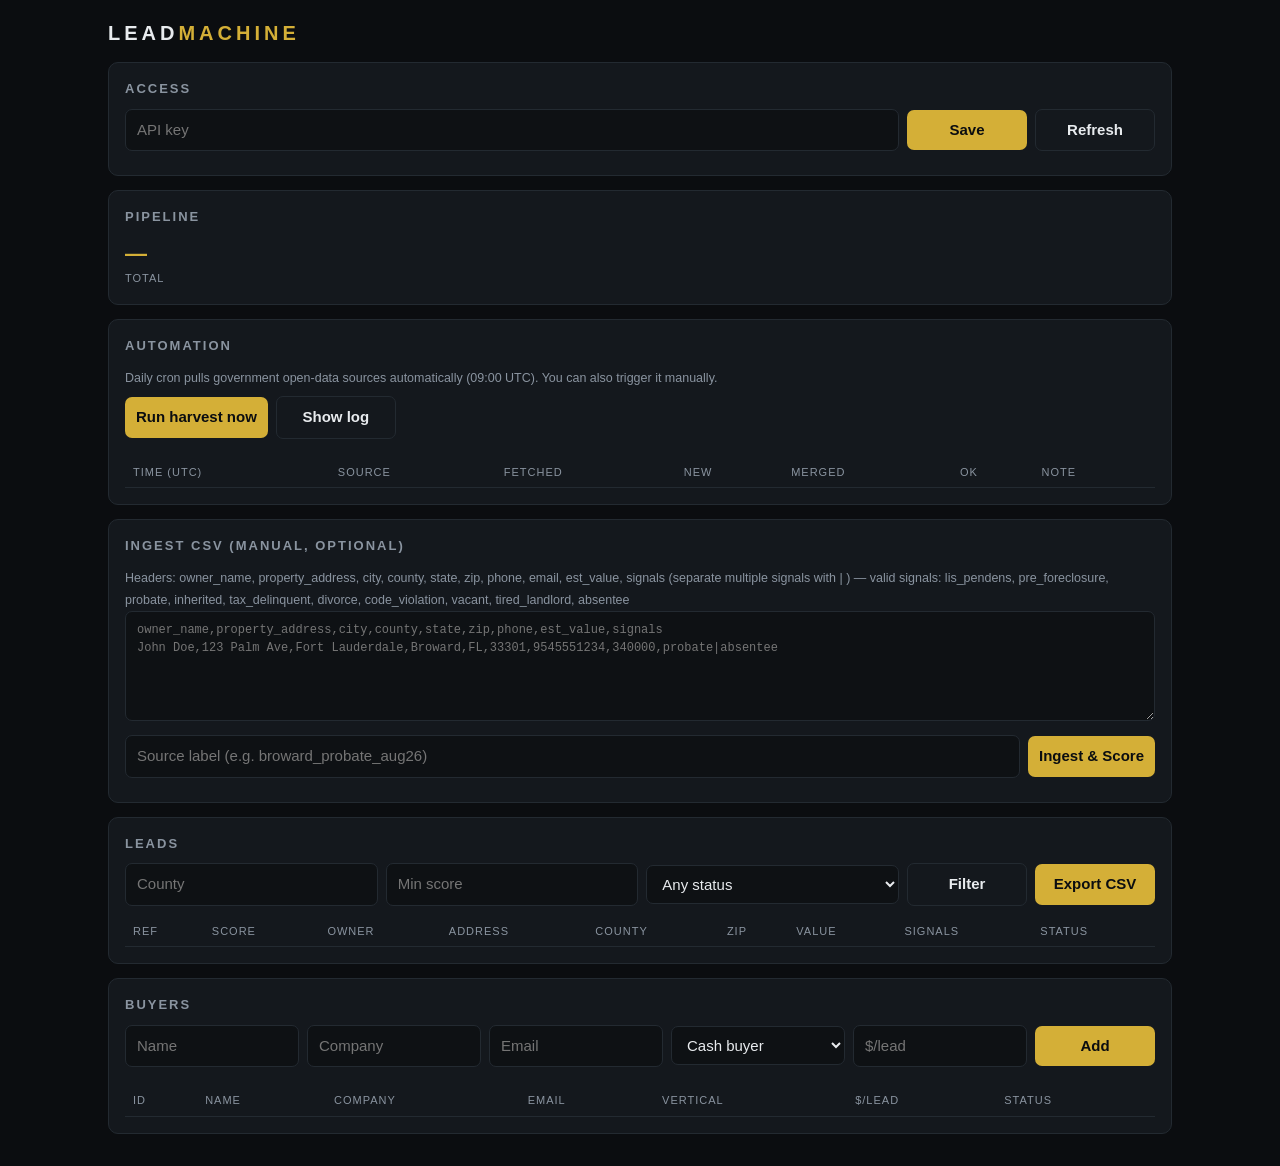
<file: dashboard/index.html>
<!DOCTYPE html>
<html lang="en">
<head>
<meta charset="UTF-8" />
<meta name="viewport" content="width=device-width, initial-scale=1.0" />
<meta name="robots" content="noindex, nofollow" />
<title>LEADMACHINE</title>
<style>
:root{--bg:#0b0d10;--panel:#14181d;--line:#232a31;--txt:#e8ebee;--dim:#8a94a0;--acc:#d4af37;--ok:#3ecf8e;--bad:#e05252}
*{box-sizing:border-box;margin:0;padding:0}
body{background:var(--bg);color:var(--txt);font:15px/1.5 -apple-system,BlinkMacSystemFont,'Segoe UI',sans-serif;padding:18px;max-width:1100px;margin:0 auto}
h1{font-size:20px;letter-spacing:4px;font-weight:600}
h1 span{color:var(--acc)}
h2{font-size:13px;letter-spacing:2px;color:var(--dim);text-transform:uppercase;margin-bottom:10px}
.panel{background:var(--panel);border:1px solid var(--line);border-radius:10px;padding:16px;margin:14px 0}
input,select,textarea,button{font:inherit;color:var(--txt);background:#0e1114;border:1px solid var(--line);border-radius:7px;padding:9px 11px}
input:focus,textarea:focus{outline:none;border-color:var(--acc)}
button{cursor:pointer;background:var(--acc);color:#0b0d10;font-weight:600;border:none}
button.ghost{background:transparent;color:var(--txt);border:1px solid var(--line)}
.row{display:flex;gap:8px;flex-wrap:wrap;align-items:center}
.row>*{flex:1;min-width:120px}
.row>button{flex:0 0 auto}
table{width:100%;border-collapse:collapse;font-size:13px;margin-top:10px}
th,td{padding:7px 8px;border-bottom:1px solid var(--line);text-align:left;white-space:nowrap}
th{color:var(--dim);font-weight:500;font-size:11px;text-transform:uppercase;letter-spacing:1px}
.wrap{overflow-x:auto}
.score{font-weight:700;color:var(--acc)}
.stat{display:inline-block;margin-right:22px}
.stat b{font-size:22px;color:var(--acc)}
.stat i{display:block;font-style:normal;font-size:11px;color:var(--dim);text-transform:uppercase;letter-spacing:1px}
.msg{font-size:13px;margin-top:8px;color:var(--dim)}
.msg.ok{color:var(--ok)}.msg.bad{color:var(--bad)}
textarea{width:100%;min-height:110px;font-family:ui-monospace,monospace;font-size:12px}
.tag{display:inline-block;background:#0e1114;border:1px solid var(--line);border-radius:4px;padding:1px 6px;font-size:11px;margin:1px;color:var(--dim)}
details summary{cursor:pointer;color:var(--dim);font-size:13px}
small{color:var(--dim)}
</style>
</head>
<body>
<h1>LEAD<span>MACHINE</span></h1>

<div class="panel">
<h2>Access</h2>
<div class="row"><input id="apikey" type="password" placeholder="API key" /><button onclick="saveKey()">Save</button><button class="ghost" onclick="loadLeads()">Refresh</button></div>
<div class="msg" id="accessMsg"></div>
</div>

<div class="panel">
<h2>Pipeline</h2>
<div id="stats"><span class="stat"><b>&mdash;</b><i>Total</i></span></div>
</div>

<div class="panel">
<h2>Automation</h2>
<small>Daily cron pulls government open-data sources automatically (09:00 UTC). You can also trigger it manually.</small>
<div class="row" style="margin-top:8px"><button onclick="runHarvest()">Run harvest now</button><button class="ghost" onclick="loadLog()">Show log</button></div>
<div class="msg" id="autoMsg"></div>
<div class="wrap"><table id="logTable"><thead><tr><th>Time (UTC)</th><th>Source</th><th>Fetched</th><th>New</th><th>Merged</th><th>OK</th><th>Note</th></tr></thead><tbody></tbody></table></div>
</div>

<div class="panel">
<h2>Ingest CSV (manual, optional)</h2>
<small>Headers: owner_name, property_address, city, county, state, zip, phone, email, est_value, signals (separate multiple signals with | ) &mdash; valid signals: lis_pendens, pre_foreclosure, probate, inherited, tax_delinquent, divorce, code_violation, vacant, tired_landlord, absentee</small>
<textarea id="csv" placeholder="owner_name,property_address,city,county,state,zip,phone,est_value,signals&#10;John Doe,123 Palm Ave,Fort Lauderdale,Broward,FL,33301,9545551234,340000,probate|absentee"></textarea>
<div class="row" style="margin-top:8px"><input id="srcName" placeholder="Source label (e.g. broward_probate_aug26)" /><button onclick="ingest()">Ingest &amp; Score</button></div>
<div class="msg" id="ingestMsg"></div>
</div>

<div class="panel">
<h2>Leads</h2>
<div class="row"><input id="fCounty" placeholder="County" /><input id="fScore" placeholder="Min score" type="number" /><select id="fStatus"><option value="">Any status</option><option value="new">New</option><option value="delivered">Delivered</option><option value="sold">Sold</option></select><button class="ghost" onclick="loadLeads()">Filter</button><button onclick="exportCsv()">Export CSV</button></div>
<div class="wrap"><table id="leadsTable"><thead><tr><th>Ref</th><th>Score</th><th>Owner</th><th>Address</th><th>County</th><th>Zip</th><th>Value</th><th>Signals</th><th>Status</th></tr></thead><tbody></tbody></table></div>
</div>

<div class="panel">
<h2>Buyers</h2>
<div class="row"><input id="bName" placeholder="Name" /><input id="bCompany" placeholder="Company" /><input id="bEmail" placeholder="Email" /><select id="bVertical"><option value="cash_buyer">Cash buyer</option><option value="agent">Agent</option><option value="lender">Lender / Refi</option><option value="home_services">Home services</option><option value="legal">Legal</option></select><input id="bPrice" placeholder="$/lead" type="number" /><button onclick="addBuyer()">Add</button></div>
<div class="msg" id="buyerMsg"></div>
<div class="wrap"><table id="buyersTable"><thead><tr><th>ID</th><th>Name</th><th>Company</th><th>Email</th><th>Vertical</th><th>$/lead</th><th>Status</th></tr></thead><tbody></tbody></table></div>
</div>

<script>
const $=(id)=>document.getElementById(id);
let KEY=localStorage.getItem("lm_key")||"";
if(KEY)$("apikey").value=KEY;
function saveKey(){KEY=$("apikey").value.trim();localStorage.setItem("lm_key",KEY);msg("accessMsg","Key saved",1);loadLeads();loadBuyers();}
function msg(id,t,ok){const e=$(id);e.textContent=t;e.className="msg "+(ok?"ok":"bad");}
async function api(path,opts={}){
  opts.headers=Object.assign({"x-api-key":KEY,"Content-Type":"application/json"},opts.headers||{});
  const r=await fetch(path,opts);
  const ct=r.headers.get("content-type")||"";
  if(ct.includes("text/csv"))return r;
  const j=await r.json();
  if(!r.ok)throw new Error(j.error||r.status);
  return j;
}
function parseCSV(text){
  const rows=[];let row=[],cur="",q=false;
  for(let i=0;i<text.length;i++){const c=text[i];
    if(q){if(c=='"'){if(text[i+1]=='"'){cur+='"';i++;}else q=false;}else cur+=c;}
    else{if(c=='"')q=true;else if(c==","){row.push(cur);cur="";}
    else if(c=="\n"||c=="\r"){if(cur!==""||row.length){row.push(cur);rows.push(row);row=[];cur="";}if(c=="\r"&&text[i+1]=="\n")i++;}
    else cur+=c;}}
  if(cur!==""||row.length){row.push(cur);rows.push(row);}
  return rows;
}
async function ingest(){
  try{
    const raw=$("csv").value.trim();if(!raw)return msg("ingestMsg","Paste CSV first",0);
    const grid=parseCSV(raw);const head=grid[0].map(h=>h.trim().toLowerCase());
    const rows=grid.slice(1).filter(r=>r.length>1).map(r=>{const o={};head.forEach((h,i)=>o[h]=(r[i]||"").trim());return o;});
    let done=0,ins=0,mrg=0;
    for(let i=0;i<rows.length;i+=50){
      const j=await api("/api/ingest",{method:"POST",body:JSON.stringify({source:$("srcName").value||"manual",rows:rows.slice(i,i+50)})});
      ins+=j.inserted;mrg+=j.merged;done+=Math.min(50,rows.length-i);
      msg("ingestMsg","Processing "+done+"/"+rows.length+"...",1);
    }
    msg("ingestMsg","Done - "+ins+" new, "+mrg+" merged (signal-stacked)",1);
    loadLeads();
  }catch(e){msg("ingestMsg","Error: "+e.message,0);}
}
async function runHarvest(){
  try{
    msg("autoMsg","Harvesting... (up to 60s)",1);
    const j=await api("/api/cron/harvest");
    if(!j.report||!j.report.length){msg("autoMsg","No sources configured yet",0);return;}
    msg("autoMsg","Done: "+j.report.map(r=>r.source+" "+(r.error?"ERR":"+"+(r.inserted||0)+"/~"+(r.merged||0))).join(" | "),1);
    loadLeads();loadLog();
  }catch(e){msg("autoMsg","Error: "+e.message,0);}
}
async function loadLog(){
  try{
    const j=await api("/api/cron/harvest?log=1");
    const tb=$("logTable").querySelector("tbody");tb.innerHTML="";
    for(const l of j.log){
      const tr=document.createElement("tr");
      tr.innerHTML="<td>"+String(l.ran_at||"").slice(0,16).replace("T"," ")+"</td><td>"+esc(l.source)+"</td><td>"+l.fetched+"</td><td>"+l.inserted+"</td><td>"+l.merged+"</td><td>"+(l.ok?"✓":"✗")+"</td><td>"+esc(String(l.note||"").slice(0,70))+"</td>";
      tb.appendChild(tr);
    }
  }catch(e){msg("autoMsg","Log error: "+e.message,0);}
}
async function loadLeads(){
  try{
    const p=new URLSearchParams();
    if($("fCounty").value)p.set("county",$("fCounty").value);
    if($("fScore").value)p.set("min_score",$("fScore").value);
    if($("fStatus").value)p.set("status",$("fStatus").value);
    const j=await api("/api/leads?"+p);
    $("stats").innerHTML='<span class="stat"><b>'+(j.stats.total||0)+'</b><i>Total</i></span><span class="stat"><b>'+(j.stats.available||0)+'</b><i>Available</i></span><span class="stat"><b>'+(j.stats.avg_score||0)+'</b><i>Avg score</i></span>';
    const tb=$("leadsTable").querySelector("tbody");tb.innerHTML="";
    for(const l of j.leads){
      let sigs=[];try{sigs=JSON.parse(l.signals||"[]");}catch(e){}
      const tr=document.createElement("tr");
      tr.innerHTML="<td>"+l.lead_ref+"</td><td class='score'>"+l.score+"</td><td>"+esc(l.owner_name)+"</td><td>"+esc(l.property_address)+"</td><td>"+esc(l.county)+"</td><td>"+esc(l.zip)+"</td><td>"+(l.est_value?"$"+Number(l.est_value).toLocaleString():"-")+"</td><td>"+sigs.map(s=>"<span class='tag'>"+s+"</span>").join("")+"</td><td>"+l.status+"</td>";
      tb.appendChild(tr);
    }
    msg("accessMsg","Connected",1);
  }catch(e){msg("accessMsg","Error: "+e.message,0);}
}
async function loadBuyers(){
  try{
    const j=await api("/api/buyers");
    const tb=$("buyersTable").querySelector("tbody");tb.innerHTML="";
    for(const b of j.buyers){
      const tr=document.createElement("tr");
      tr.innerHTML="<td>"+b.id+"</td><td>"+esc(b.name)+"</td><td>"+esc(b.company)+"</td><td>"+esc(b.email)+"</td><td>"+esc(b.vertical)+"</td><td>"+(b.price_per_lead?"$"+b.price_per_lead:"-")+"</td><td>"+b.status+"</td>";
      tb.appendChild(tr);
    }
  }catch(e){}
}
async function addBuyer(){
  try{
    await api("/api/buyers",{method:"POST",body:JSON.stringify({name:$("bName").value,company:$("bCompany").value,email:$("bEmail").value,vertical:$("bVertical").value,price_per_lead:$("bPrice").value})});
    msg("buyerMsg","Buyer added",1);loadBuyers();
  }catch(e){msg("buyerMsg","Error: "+e.message,0);}
}
async function exportCsv(){
  try{
    const p=new URLSearchParams();
    if($("fCounty").value)p.set("county",$("fCounty").value);
    if($("fScore").value)p.set("min_score",$("fScore").value);
    if($("fStatus").value)p.set("status",$("fStatus").value);
    const r=await api("/api/export?"+p);
    const blob=await r.blob();const a=document.createElement("a");
    a.href=URL.createObjectURL(blob);a.download="leadmachine_export.csv";a.click();
  }catch(e){msg("accessMsg","Export error: "+e.message,0);}
}
function esc(s){return String(s==null?"":s).replace(/[&<>]/g,function(c){return{"&":"&amp;","<":"&lt;",">":"&gt;"}[c];});}
if(KEY){loadLeads();loadBuyers();loadLog();}
</script>
</body>
</html>
</file>
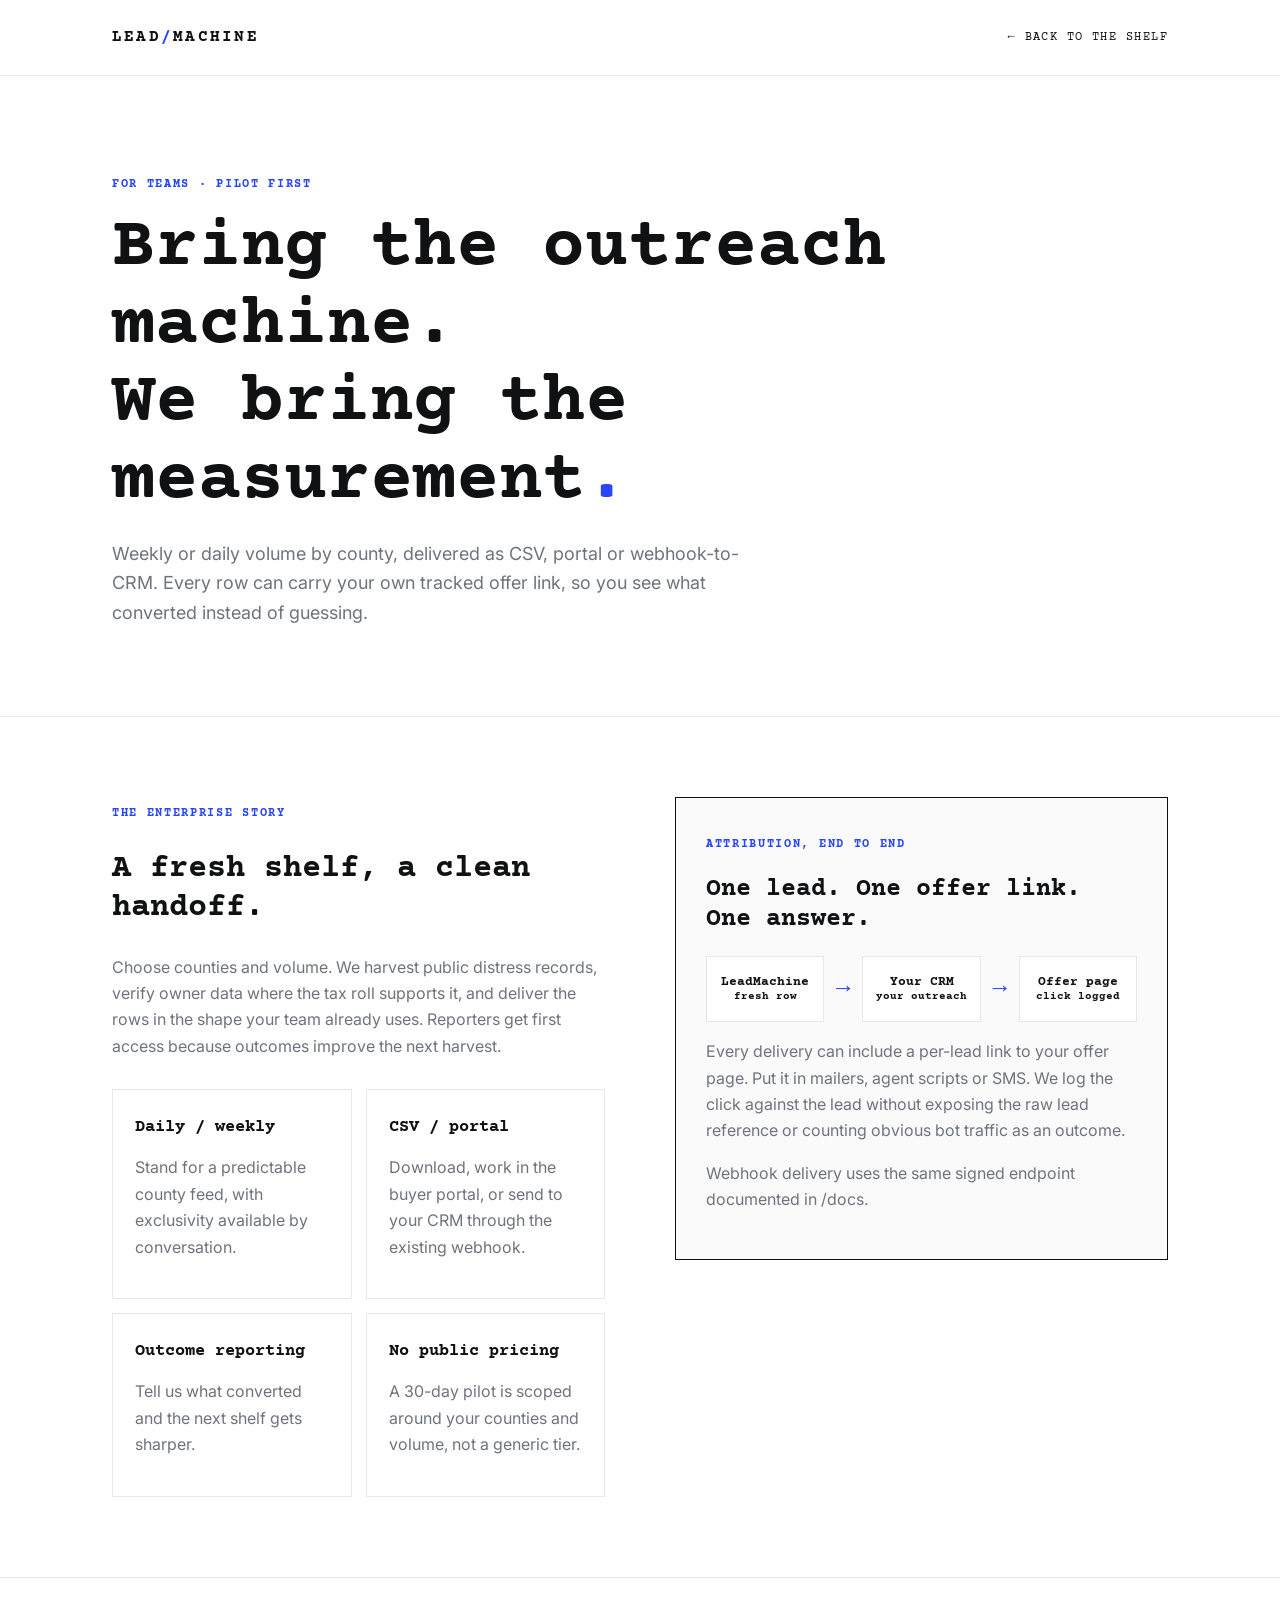
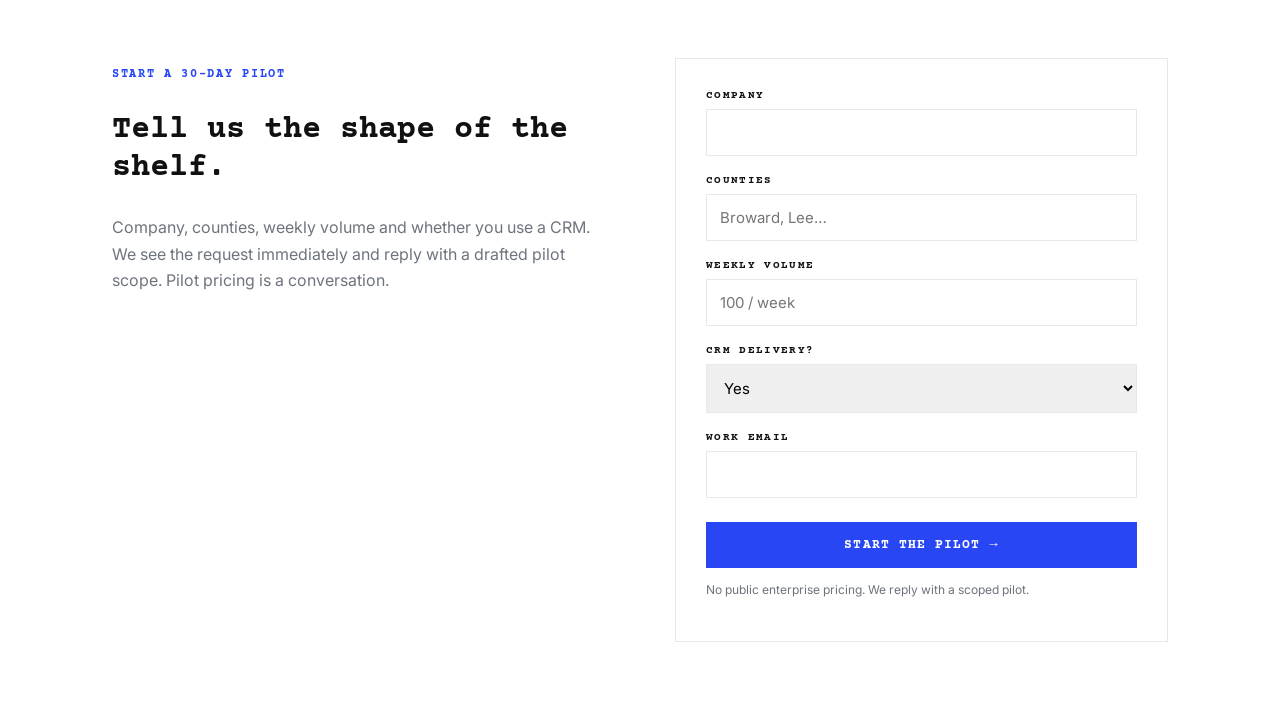
<file: site/partners/index.html>
<!doctype html><html lang="en"><head><meta charset="utf-8"><meta name="viewport" content="width=device-width,initial-scale=1"><title>LeadMachine — For teams</title><link rel="preconnect" href="https://fonts.googleapis.com"><link href="https://fonts.googleapis.com/css2?family=Courier+Prime:wght@400;700&family=Inter:wght@400;500;600&display=swap" rel="stylesheet"><style>:root{--bg:#fff;--ink:#101112;--gray:#6e747d;--line:#e6e8eb;--blue:#2946f5;--green:#e8f1d6;--mono:'Courier Prime',monospace;--body:Inter,sans-serif}*{box-sizing:border-box}body{margin:0;color:var(--ink);font:16px/1.65 var(--body);background:var(--bg)}.wrap{max-width:1120px;margin:auto;padding:0 32px}nav{border-bottom:1px solid var(--line);height:76px;display:flex;align-items:center}.nav{display:flex;justify-content:space-between;align-items:center;width:100%}.logo,h1,h2,h3,.label,.btn{font-family:var(--mono)}.logo{font-weight:700;letter-spacing:.14em}.logo b{color:var(--blue)}a{color:inherit;text-decoration:none}.back{font:12px var(--mono);text-transform:uppercase;letter-spacing:.12em}.hero{padding:92px 0 70px}.label{font-size:12px;font-weight:700;letter-spacing:.14em;text-transform:uppercase;color:var(--blue)}h1{font-size:clamp(40px,6vw,72px);line-height:1.08;max-width:780px;margin:15px 0}.lead{color:var(--gray);font-size:18px;max-width:650px}.grid{display:grid;grid-template-columns:1fr 1fr;gap:70px;align-items:start}section{padding:80px 0;border-top:1px solid var(--line)}h2{font-size:32px;line-height:1.2}.copy{color:var(--gray)}.cards{display:grid;grid-template-columns:repeat(2,1fr);gap:14px;margin-top:30px}.card{border:1px solid var(--line);padding:22px}.card strong{font:700 17px var(--mono)}.diagram{border:1px solid var(--ink);padding:30px;background:#fafafb}.flow{display:flex;align-items:center;gap:12px;font:700 13px var(--mono);text-align:center}.flow div{flex:1;padding:18px 8px;border:1px solid var(--line);background:#fff}.flow div:nth-child(2){background:var(--green);border-color:var(--green)}.arrow{font-size:24px;color:var(--blue)}form{border:1px solid var(--line);padding:30px}label{display:block;font:700 11px var(--mono);letter-spacing:.12em;text-transform:uppercase;margin:18px 0 7px}label:first-child{margin-top:0}input,select{width:100%;padding:13px;border:1px solid var(--line);font:15px var(--body);border-radius:0}.btn{margin-top:24px;width:100%;border:0;background:var(--blue);color:#fff;padding:15px;font-weight:700;letter-spacing:.08em;text-transform:uppercase;cursor:pointer}.fine{font-size:12px;color:var(--gray);margin-top:12px}@media(max-width:800px){.grid{grid-template-columns:1fr;gap:35px}.cards{grid-template-columns:1fr}.hero{padding-top:58px}}
</style></head><body><nav><div class="wrap nav"><a class="logo" href="/">LEAD<b>/</b>MACHINE</a><a class="back" href="/">← Back to the shelf</a></div></nav><main><header class="hero"><div class="wrap"><span class="label">For teams · pilot first</span><h1>Bring the outreach machine.<br>We bring the measurement<span style="color:var(--blue)">.</span></h1><p class="lead">Weekly or daily volume by county, delivered as CSV, portal or webhook-to-CRM. Every row can carry your own tracked offer link, so you see what converted instead of guessing.</p></div></header><section><div class="wrap grid"><div><span class="label">The enterprise story</span><h2>A fresh shelf, a clean handoff.</h2><p class="copy">Choose counties and volume. We harvest public distress records, verify owner data where the tax roll supports it, and deliver the rows in the shape your team already uses. Reporters get first access because outcomes improve the next harvest.</p><div class="cards"><div class="card"><strong>Daily / weekly</strong><p class="copy">Stand for a predictable county feed, with exclusivity available by conversation.</p></div><div class="card"><strong>CSV / portal</strong><p class="copy">Download, work in the buyer portal, or send to your CRM through the existing webhook.</p></div><div class="card"><strong>Outcome reporting</strong><p class="copy">Tell us what converted and the next shelf gets sharper.</p></div><div class="card"><strong>No public pricing</strong><p class="copy">A 30-day pilot is scoped around your counties and volume, not a generic tier.</p></div></div></div><div class="diagram"><span class="label">Attribution, end to end</span><h2 style="font-size:25px">One lead. One offer link. One answer.</h2><div class="flow"><div>LeadMachine<br><small>fresh row</small></div><span class="arrow">→</span><div>Your CRM<br><small>your outreach</small></div><span class="arrow">→</span><div>Offer page<br><small>click logged</small></div></div><p class="copy">Every delivery can include a per-lead link to your offer page. Put it in mailers, agent scripts or SMS. We log the click against the lead without exposing the raw lead reference or counting obvious bot traffic as an outcome.</p><p class="copy">Webhook delivery uses the same signed endpoint documented in <a href="https://leadmachine-gamma.vercel.app/docs">/docs</a>.</p></div></div></section><section><div class="wrap grid"><div><span class="label">Start a 30-day pilot</span><h2>Tell us the shape of the shelf.</h2><p class="copy">Company, counties, weekly volume and whether you use a CRM. We see the request immediately and reply with a drafted pilot scope. Pilot pricing is a conversation.</p></div><form id="pilot"><label>Company</label><input name="company" required><label>Counties</label><input name="counties" placeholder="Broward, Lee…" required><label>Weekly volume</label><input name="volume" placeholder="100 / week" required><label>CRM delivery?</label><select name="crm"><option value="yes">Yes</option><option value="no">No</option></select><label>Work email</label><input type="email" name="email" required><button class="btn">Start the pilot →</button><p class="fine" id="status">No public enterprise pricing. We reply with a scoped pilot.</p></form></div></section></main><script>document.getElementById('pilot').onsubmit=async e=>{e.preventDefault();const f=new FormData(e.target),o=Object.fromEntries(f);const s=document.getElementById('status');s.textContent='Sending…';try{const r=await fetch('/api/partners',{method:'POST',headers:{'Content-Type':'application/json'},body:JSON.stringify(o)}),x=await r.json();s.textContent=x.ok?'Received. We have the details and will reply shortly.':(x.error||'Could not send.');if(x.ok)e.target.reset()}catch{ s.textContent='Could not send. Please email leadmachine@agentmail.to.'}}</script></body></html>
</file>
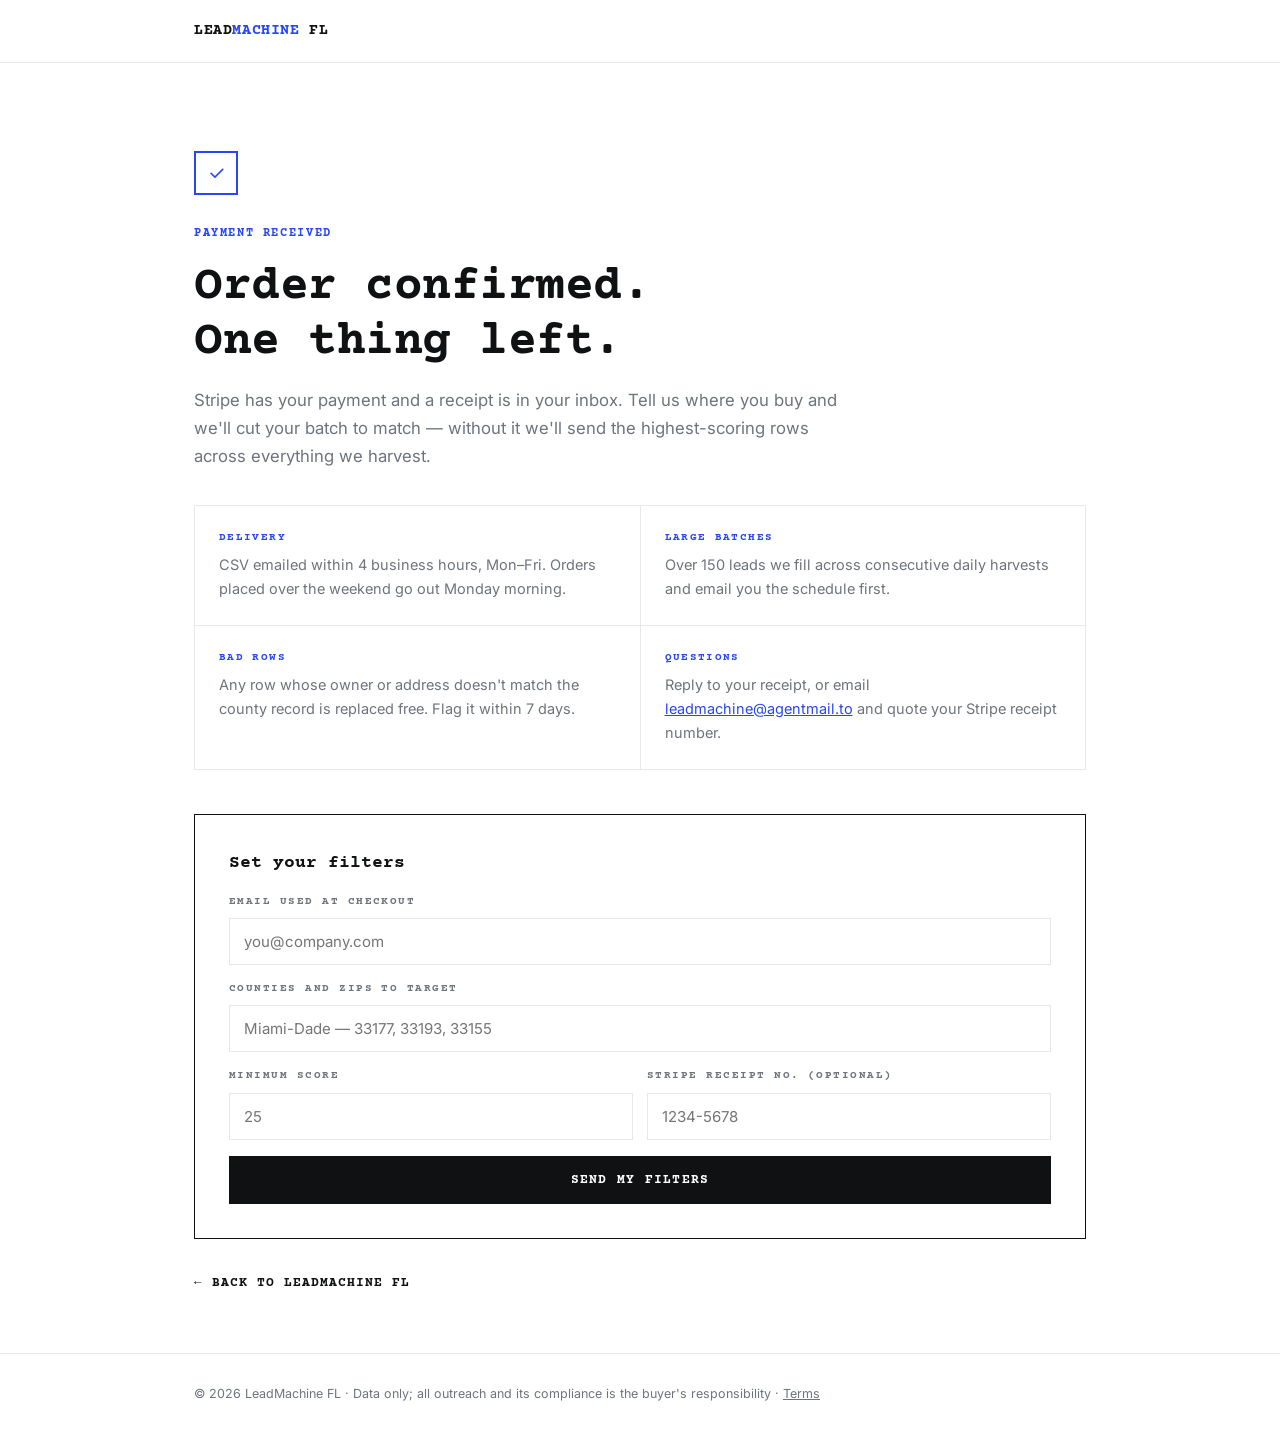
<file: site/success.html>
<!DOCTYPE html>
<html lang="en">
<head>
<meta charset="UTF-8">
<meta name="viewport" content="width=device-width, initial-scale=1.0">
<meta name="robots" content="noindex">
<title>Order received — LeadMachine FL</title>
<link rel="preconnect" href="https://fonts.googleapis.com">
<link rel="preconnect" href="https://fonts.gstatic.com" crossorigin>
<link href="https://fonts.googleapis.com/css2?family=Courier+Prime:wght@400;700&family=Inter:wght@400;500;600&display=swap" rel="stylesheet">
<style>
:root{--bg:#FFFFFF;--ink:#101112;--gray:#6E747D;--line:#E6E8EB;--blue:#2946F5;--green:#E8F1D6;--coral:#F2695C;
--mono:"Courier Prime",ui-monospace,monospace;--body:"Inter",system-ui,sans-serif}
*{box-sizing:border-box}
body{margin:0;background:var(--bg);color:var(--ink);font-family:var(--body);font-size:16px;line-height:1.65;-webkit-font-smoothing:antialiased}
.wrap{max-width:940px;margin:0 auto;padding:0 24px}
.site{border-bottom:1px solid var(--line);background:var(--bg)}
.site .wrap{display:flex;align-items:center;height:62px}
.mark{font-family:var(--mono);font-weight:700;font-size:15px;letter-spacing:.04em;text-transform:uppercase;text-decoration:none;color:var(--ink)}
.mark span{color:var(--blue)}
.eyebrow{font-family:var(--mono);font-size:11.5px;font-weight:700;letter-spacing:.14em;text-transform:uppercase;color:var(--blue)}
h1{font-family:var(--mono);font-weight:700;font-size:clamp(2rem,5vw,3rem);line-height:1.14;letter-spacing:-.01em;margin:16px 0 18px}
h2{font-family:var(--mono);font-weight:700;font-size:1.1rem;margin:0 0 16px}
.lede{font-size:1.05rem;color:var(--gray);max-width:60ch;margin:0 0 34px}
main{padding:clamp(48px,7vw,88px) 0 60px}
.tick{width:44px;height:44px;border:2px solid var(--blue);display:flex;align-items:center;justify-content:center;color:var(--blue);font-size:20px;margin-bottom:22px}
.grid{display:grid;grid-template-columns:1fr 1fr;gap:1px;background:var(--line);border:1px solid var(--line);margin-bottom:44px}
@media(max-width:760px){.grid{grid-template-columns:1fr}}
.cell{background:var(--bg);padding:24px}
.cell dt{font-family:var(--mono);font-size:10.5px;font-weight:700;letter-spacing:.13em;text-transform:uppercase;color:var(--blue);margin-bottom:6px}
.cell dd{margin:0;font-size:14.5px;color:var(--gray)}
.cell a{color:var(--blue)}
.panel{border:1px solid var(--ink);background:var(--bg);padding:clamp(24px,4vw,34px)}
.field{margin-bottom:16px}
.field label{display:block;font-family:var(--mono);font-size:10.5px;font-weight:700;letter-spacing:.14em;text-transform:uppercase;color:var(--gray);margin-bottom:7px}
.field input{width:100%;background:transparent;border:1px solid var(--line);color:var(--ink);font-family:var(--body);font-size:15px;padding:13px 14px;border-radius:0}
.field input:focus{outline:2px solid var(--blue);outline-offset:1px;border-color:transparent}
.row2{display:grid;grid-template-columns:1fr 1fr;gap:14px}
@media(max-width:560px){.row2{grid-template-columns:1fr}}
.submit{width:100%;background:var(--ink);color:#fff;border:1px solid var(--ink);font-family:var(--mono);font-size:12.5px;font-weight:700;letter-spacing:.1em;text-transform:uppercase;padding:16px;cursor:pointer;transition:background .16s,border-color .16s}
.submit:hover:not(:disabled){background:var(--blue);border-color:var(--blue)}
.submit:disabled{opacity:.5;cursor:default}
.msg{margin-top:14px;padding:13px 15px;font-size:14px;display:none}
.msg.ok{display:block;background:var(--green);border-left:3px solid var(--blue)}
.msg.err{display:block;background:#FDEBE9;border-left:3px solid var(--coral)}
.back{display:inline-block;margin-top:34px;font-family:var(--mono);font-size:12.5px;font-weight:700;letter-spacing:.08em;text-transform:uppercase;color:var(--ink);text-decoration:none}
.back:hover{color:var(--blue)}
footer{border-top:1px solid var(--line);padding:30px 0;font-size:12.5px;color:var(--gray)}
footer a{color:var(--gray)}
</style>
</head>
<body>

<header class="site"><div class="wrap">
  <a href="/" class="mark">Lead<span>Machine</span> FL</a>
</div></header>

<main>
  <div class="wrap">
    <div class="tick" aria-hidden="true">✓</div>
    <span class="eyebrow">Payment received</span>
    <h1>Order confirmed.<br>One thing left.</h1>
    <p class="lede">Stripe has your payment and a receipt is in your inbox. Tell us where you buy and we'll cut your batch to match — without it we'll send the highest-scoring rows across everything we harvest.</p>

    <dl class="grid">
      <div class="cell"><dt>Delivery</dt><dd>CSV emailed within 4 business hours, Mon–Fri. Orders placed over the weekend go out Monday morning.</dd></div>
      <div class="cell"><dt>Large batches</dt><dd>Over 150 leads we fill across consecutive daily harvests and email you the schedule first.</dd></div>
      <div class="cell"><dt>Bad rows</dt><dd>Any row whose owner or address doesn't match the county record is replaced free. Flag it within 7 days.</dd></div>
      <div class="cell"><dt>Questions</dt><dd>Reply to your receipt, or email <a href="mailto:leadmachine@agentmail.to">leadmachine@agentmail.to</a> and quote your Stripe receipt number.</dd></div>
    </dl>

    <div class="panel">
      <h2>Set your filters</h2>
      <form id="filterForm" novalidate>
        <div class="field">
          <label for="email">Email used at checkout</label>
          <input type="email" id="email" name="email" placeholder="you@company.com" required autocomplete="email">
        </div>
        <div class="field">
          <label for="counties">Counties and ZIPs to target</label>
          <input type="text" id="counties" name="counties" placeholder="Miami-Dade — 33177, 33193, 33155" required>
        </div>
        <div class="row2">
          <div class="field">
            <label for="minscore">Minimum score</label>
            <input type="text" id="minscore" name="minscore" placeholder="25">
          </div>
          <div class="field">
            <label for="receipt">Stripe receipt no. (optional)</label>
            <input type="text" id="receipt" name="receipt" placeholder="1234-5678">
          </div>
        </div>
        <button type="submit" class="submit" id="submitBtn">Send my filters</button>
        <div class="msg" id="formMsg" role="status" aria-live="polite"></div>
      </form>
    </div>

    <a href="/" class="back">← Back to LeadMachine FL</a>
  </div>
</main>

<footer><div class="wrap">
  © 2026 LeadMachine FL · Data only; all outreach and its compliance is the buyer's responsibility ·
  <a href="/terms.html">Terms</a>
</div></footer>

<script>
(function(){
  var form=document.getElementById('filterForm'),
      btn=document.getElementById('submitBtn'),
      msg=document.getElementById('formMsg');
  function show(k,t){msg.className='msg '+k;msg.textContent=t;}

  form.addEventListener('submit',function(e){
    e.preventDefault();
    var email=form.email.value.trim();
    if(!/^[^\s@]+@[^\s@]+\.[^\s@]{2,}$/.test(email)){
      show('err','Use the same email you paid with so we can match your order.');
      form.email.focus();return;
    }
    if(form.counties.value.trim().length<2){
      show('err','Add at least one county or ZIP.');form.counties.focus();return;
    }
    btn.disabled=true;btn.textContent='Sending…';show('','');

    fetch('/api/lead',{method:'POST',headers:{'Content-Type':'application/json'},
      body:JSON.stringify({
        email:email,
        counties:form.counties.value.trim(),
        volume:'paid order',
        source:'purchase · min score '+(form.minscore.value.trim()||'any')+
               ' · receipt '+(form.receipt.value.trim()||'n/a'),
        referrer:document.referrer||'stripe'
      })})
    .then(function(r){if(!r.ok)throw 0;return r.json();})
    .then(function(){
      form.reset();
      show('ok','Filters received. Your CSV is queued — watch '+email+'.');
      btn.textContent='Filters received';
    })
    .catch(function(){
      btn.disabled=false;btn.textContent='Send my filters';
      show('err','That didn’t send. Email leadmachine@agentmail.to with your filters and receipt number.');
    });
  });
})();
</script>
</body>
</html>
</file>
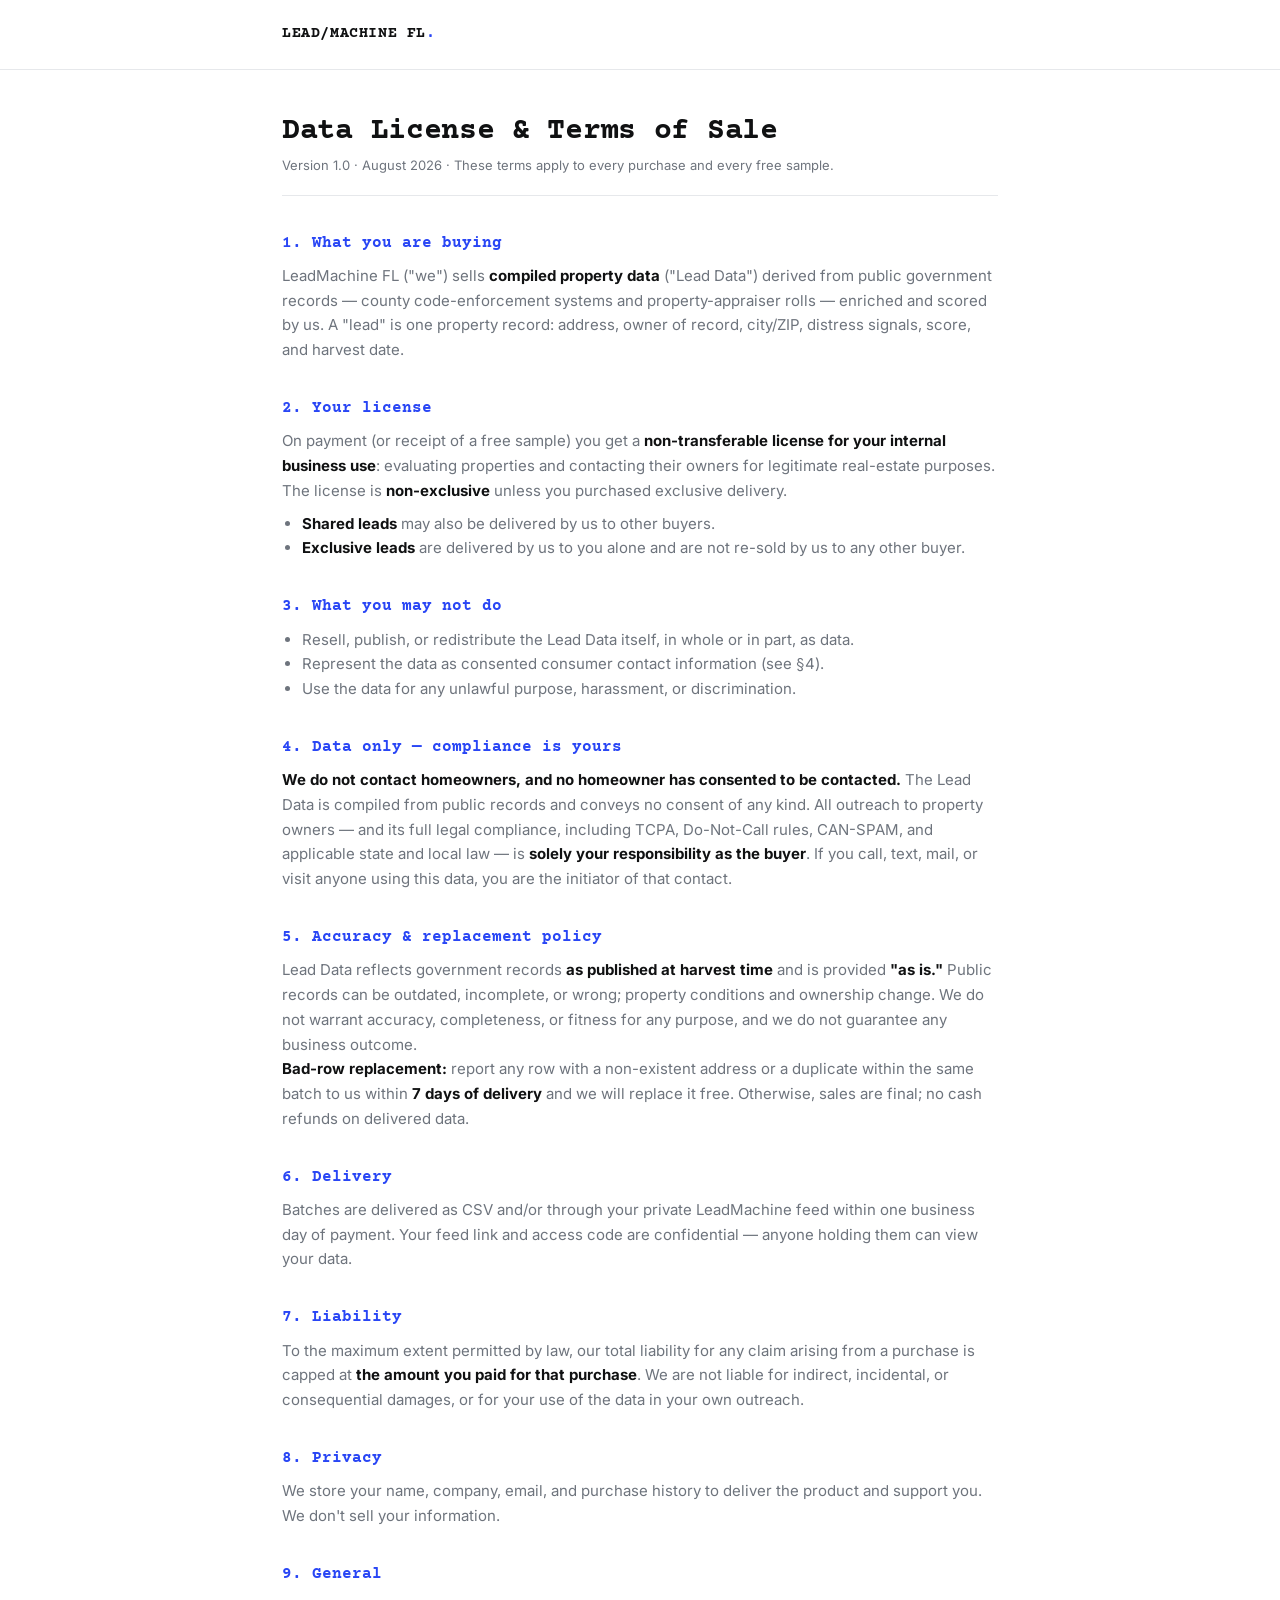
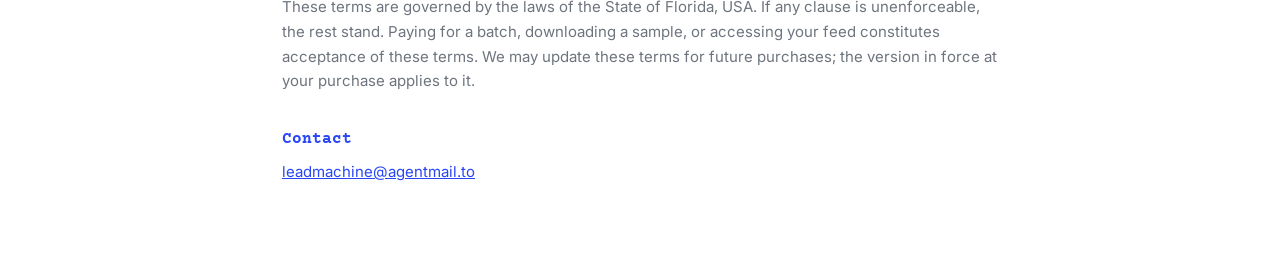
<file: site/terms.html>
<!DOCTYPE html>
<html lang="en">
<head>
<meta charset="UTF-8" />
<meta name="viewport" content="width=device-width, initial-scale=1.0" />
<title>Data License &amp; Terms — LeadMachine FL</title>
<link rel="preconnect" href="https://fonts.googleapis.com"><link rel="preconnect" href="https://fonts.gstatic.com" crossorigin>
<link href="https://fonts.googleapis.com/css2?family=Courier+Prime:wght@400;700&family=Inter:wght@400;500;600&display=swap" rel="stylesheet">
<style>
:root{--bg:#FFFFFF;--ink:#101112;--gray:#6E747D;--line:#E6E8EB;--blue:#2946F5;
--mono:"Courier Prime",ui-monospace,monospace;--body:"Inter",system-ui,sans-serif}
*{box-sizing:border-box;margin:0;padding:0}
body{background:var(--bg);color:var(--ink);font:16px/1.65 var(--body);-webkit-font-smoothing:antialiased}
.wrap{max-width:760px;margin:0 auto;padding:0 22px 70px}
nav{padding:22px 0;border-bottom:1px solid var(--line);margin-bottom:44px}
.brand{max-width:760px;margin:0 auto;padding:0 22px;font-family:var(--mono);font-weight:700;font-size:15px;letter-spacing:.04em}
.brand a{color:var(--ink);text-decoration:none}
.brand .dot{color:var(--blue)}
h1{font-family:var(--mono);font-weight:700;font-size:30px;line-height:1.18;letter-spacing:-.01em;margin-bottom:6px}
.date{color:var(--gray);font-size:13px;margin-bottom:34px;padding-bottom:18px;border-bottom:1px solid var(--line)}
h2{font-family:var(--mono);font-weight:700;font-size:16px;margin:32px 0 8px;color:var(--blue)}
p,li{color:var(--gray);font-size:15px}
p b,li b{color:var(--ink)}
ul{padding-left:20px;margin:8px 0}
a{color:var(--blue)}
</style>
</head>
<body>
<nav><div class="brand"><a href="/">LEAD/MACHINE FL<span class="dot">.</span></a></div></nav>
<div class="wrap">
  <h1>Data License &amp; Terms of Sale</h1>
  <div class="date">Version 1.0 · August 2026 · These terms apply to every purchase and every free sample.</div>
  <h2>1. What you are buying</h2>
  <p>LeadMachine FL ("we") sells <b>compiled property data</b> ("Lead Data") derived from public government records — county code-enforcement systems and property-appraiser rolls — enriched and scored by us. A "lead" is one property record: address, owner of record, city/ZIP, distress signals, score, and harvest date.</p>
  <h2>2. Your license</h2>
  <p>On payment (or receipt of a free sample) you get a <b>non-transferable license for your internal business use</b>: evaluating properties and contacting their owners for legitimate real-estate purposes. The license is <b>non-exclusive</b> unless you purchased exclusive delivery.</p>
  <ul>
    <li><b>Shared leads</b> may also be delivered by us to other buyers.</li>
    <li><b>Exclusive leads</b> are delivered by us to you alone and are not re-sold by us to any other buyer.</li>
  </ul>
  <h2>3. What you may not do</h2>
  <ul>
    <li>Resell, publish, or redistribute the Lead Data itself, in whole or in part, as data.</li>
    <li>Represent the data as consented consumer contact information (see §4).</li>
    <li>Use the data for any unlawful purpose, harassment, or discrimination.</li>
  </ul>
  <h2>4. Data only — compliance is yours</h2>
  <p><b>We do not contact homeowners, and no homeowner has consented to be contacted.</b> The Lead Data is compiled from public records and conveys no consent of any kind. All outreach to property owners — and its full legal compliance, including TCPA, Do-Not-Call rules, CAN-SPAM, and applicable state and local law — is <b>solely your responsibility as the buyer</b>. If you call, text, mail, or visit anyone using this data, you are the initiator of that contact.</p>
  <h2>5. Accuracy &amp; replacement policy</h2>
  <p>Lead Data reflects government records <b>as published at harvest time</b> and is provided <b>"as is."</b> Public records can be outdated, incomplete, or wrong; property conditions and ownership change. We do not warrant accuracy, completeness, or fitness for any purpose, and we do not guarantee any business outcome.</p>
  <p><b>Bad-row replacement:</b> report any row with a non-existent address or a duplicate within the same batch to us within <b>7 days of delivery</b> and we will replace it free. Otherwise, sales are final; no cash refunds on delivered data.</p>
  <h2>6. Delivery</h2>
  <p>Batches are delivered as CSV and/or through your private LeadMachine feed within one business day of payment. Your feed link and access code are confidential — anyone holding them can view your data.</p>
  <h2>7. Liability</h2>
  <p>To the maximum extent permitted by law, our total liability for any claim arising from a purchase is capped at <b>the amount you paid for that purchase</b>. We are not liable for indirect, incidental, or consequential damages, or for your use of the data in your own outreach.</p>
  <h2>8. Privacy</h2>
  <p>We store your name, company, email, and purchase history to deliver the product and support you. We don't sell your information.</p>
  <h2>9. General</h2>
  <p>These terms are governed by the laws of the State of Florida, USA. If any clause is unenforceable, the rest stand. Paying for a batch, downloading a sample, or accessing your feed constitutes acceptance of these terms. We may update these terms for future purchases; the version in force at your purchase applies to it.</p>
  <h2>Contact</h2>
  <p><a href="mailto:leadmachine@agentmail.to">leadmachine@agentmail.to</a></p>
</div>
</body>
</html>
</file>
